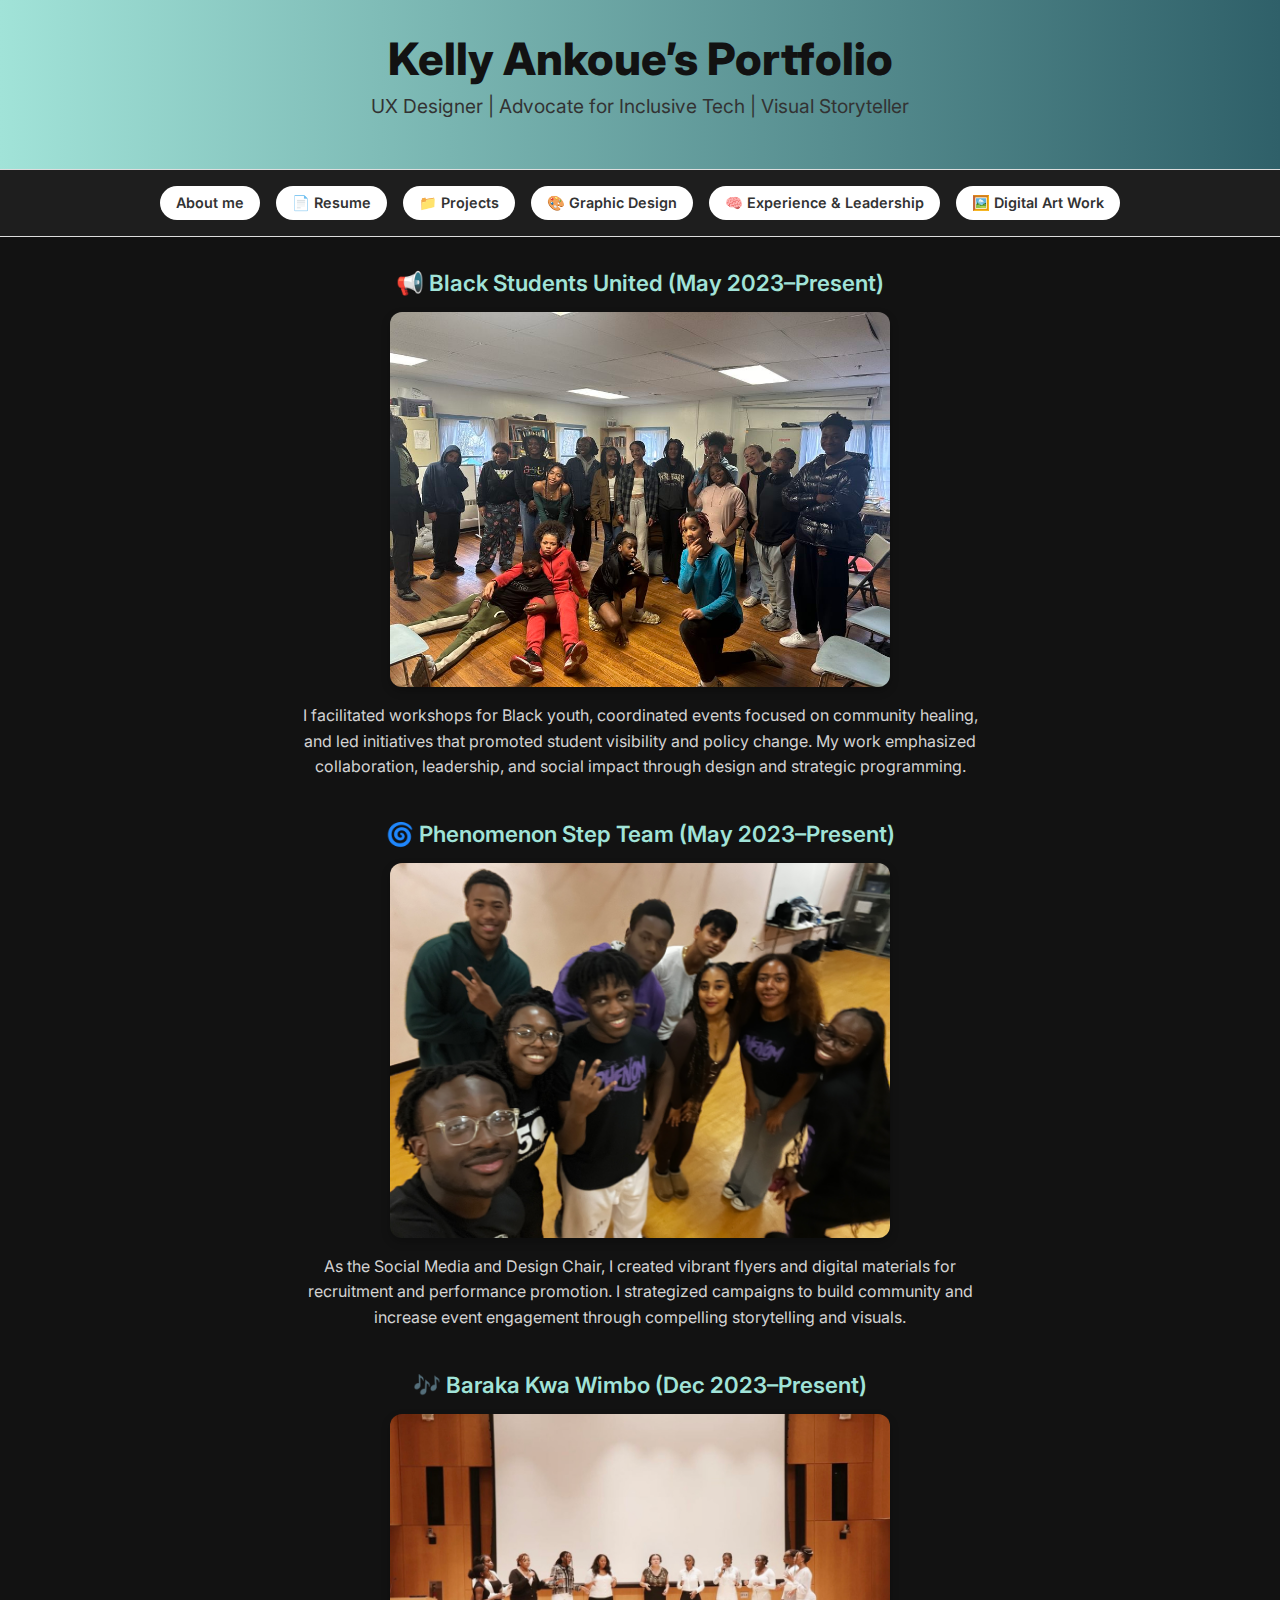
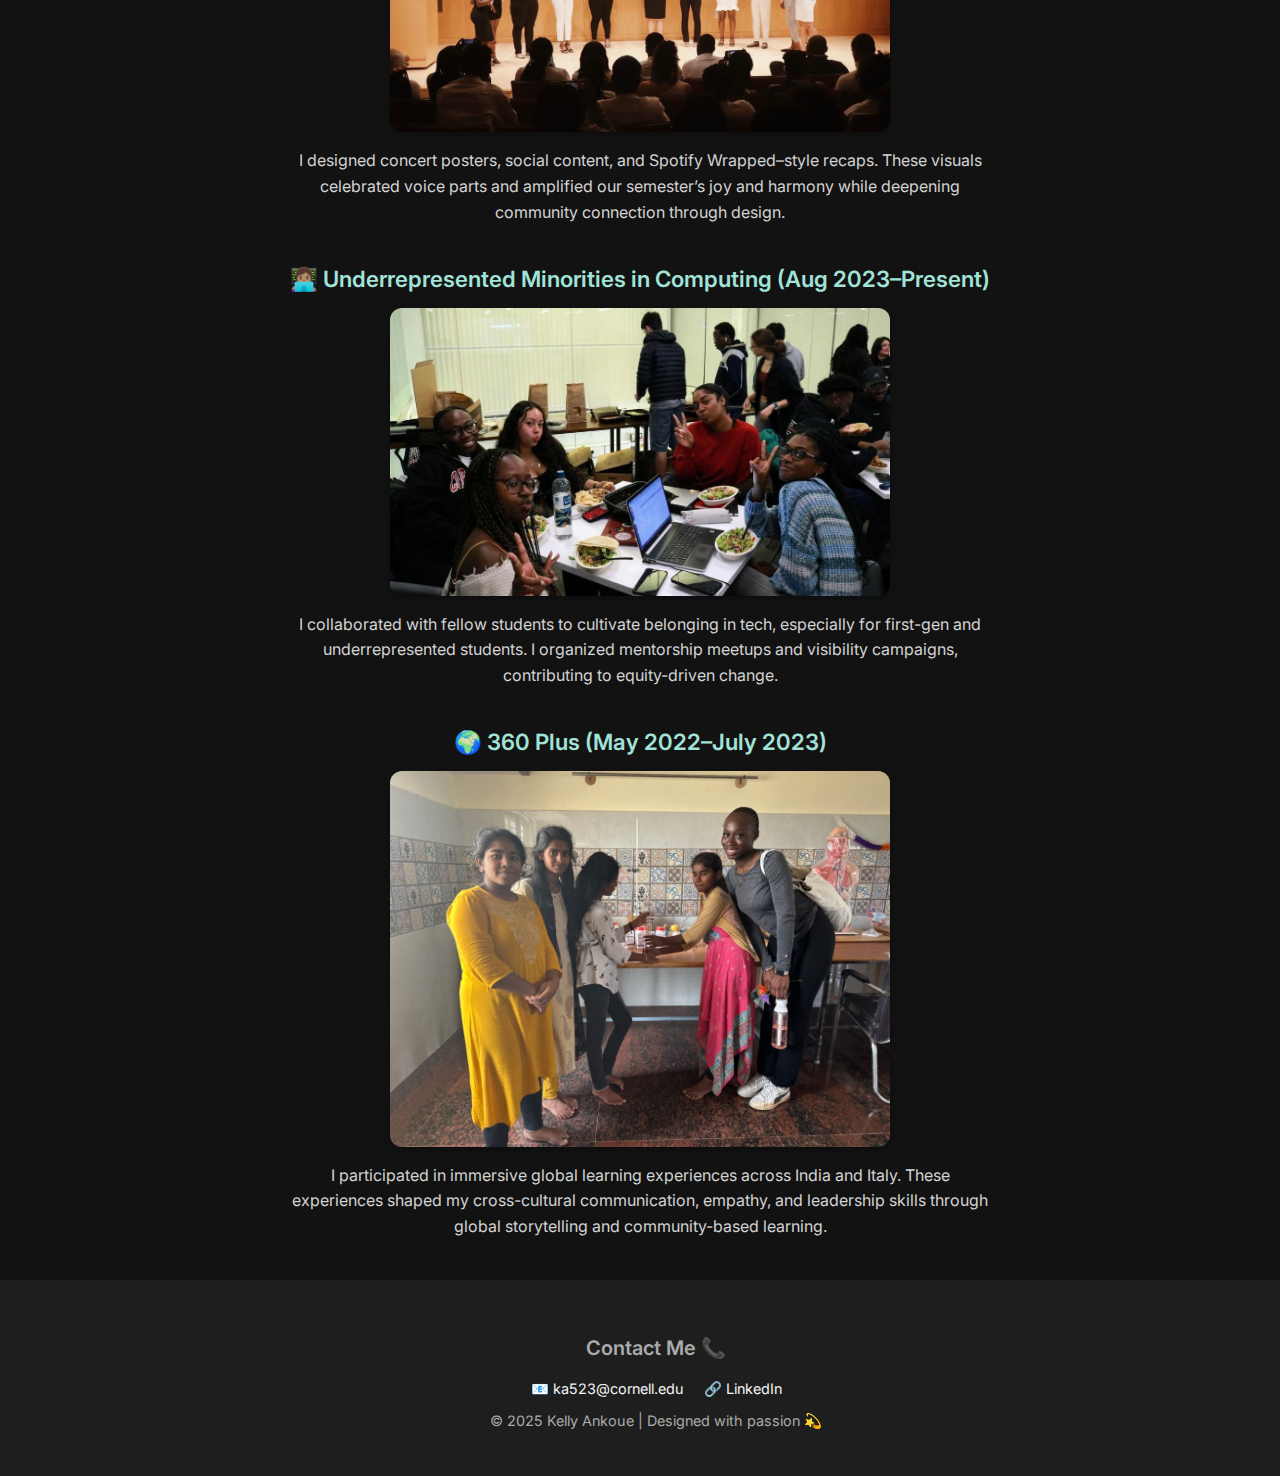
<file: experience.html>
<!DOCTYPE html>
<html lang="en">
<head> 
  <meta charset="UTF-8" />
  <meta name="viewport" content="width=device-width, initial-scale=1.0"/>
  <title>Kelly Ankoue’s Portfolio</title>
  <link rel="stylesheet" href="style.css" />
  <link href="https://fonts.googleapis.com/css2?family=Inter:wght@400;600;800&display=swap" rel="stylesheet" />
</head>
<body class="experience-page">
  <div class="page-wrapper">
    <header>
      <h1>Kelly Ankoue’s Portfolio</h1>
      <p>UX Designer | Advocate for Inclusive Tech | Visual Storyteller</p>
    </header>


    <nav class="badges">
        <a href="index.html" class="badge">About me</a>
        <a href="resume.html" class="badge">📄 Resume</a>
        <a href="projects.html" class="badge">📁 Projects</a>
        <a href="graphic.html" class="badge">🎨 Graphic Design</a>
        <a href="experience.html" class="badge">🧠 Experience & Leadership</a>
        <a href="dig.html" class="badge">🖼️ Digital Art Work</a>
      </nav>
    <div class="experience-wrapper">
      <section class="experience-entry">
        <h2>📢 Black Students United (May 2023–Present)</h2>
        <div class="experience-content">
          <img src="images/bsu-group.jpg" alt="BSU team" />
          <p>I facilitated workshops for Black youth, coordinated events focused on community healing, and led initiatives that promoted student visibility and policy change. My work emphasized collaboration, leadership, and social impact through design and strategic programming.</p>
        </div>
      </section>

      <section class="experience-entry">
        <h2>🌀 Phenomenon Step Team (May 2023–Present)</h2>
        <div class="experience-content">
          <img src="images/step-team.jpg" alt="Step Team" />
          <p>As the Social Media and Design Chair, I created vibrant flyers and digital materials for recruitment and performance promotion. I strategized campaigns to build community and increase event engagement through compelling storytelling and visuals.</p>
        </div>
      </section>

      <section class="experience-entry">
        <h2>🎶 Baraka Kwa Wimbo (Dec 2023–Present)</h2>
        <div class="experience-content">
          <img src="images/baraka-team.jpg" alt="Baraka group singing" />
          <p>I designed concert posters, social content, and Spotify Wrapped–style recaps. These visuals celebrated voice parts and amplified our semester’s joy and harmony while deepening community connection through design.</p>
        </div>
      </section>

      <section class="experience-entry">
        <h2>👩🏽‍💻 Underrepresented Minorities in Computing (Aug 2023–Present)</h2>
        <div class="experience-content">
          <img src="images/urmc.jpg" alt="UMiC Group" />
          <p>I collaborated with fellow students to cultivate belonging in tech, especially for first-gen and underrepresented students. I organized mentorship meetups and visibility campaigns, contributing to equity-driven change.</p>
        </div>
      </section>

      <section class="experience-entry">
        <h2>🌍 360 Plus (May 2022–July 2023)</h2>
        <div class="experience-content">
          <img src="images/360plus.jpeg" alt="360 Plus Travel" />
          <p>I participated in immersive global learning experiences across India and Italy. These experiences shaped my cross-cultural communication, empathy, and leadership skills through global storytelling and community-based learning.</p>
        </div>
      </section>
    </div>

    <footer class="footer-contact">
      <h3>Contact Me 📞</h3>
      <div class="footer-links">
        <a href="mailto:ka523@cornell.edu">📧 ka523@cornell.edu</a>
        <a href="https://www.linkedin.com/in/kelly-ankoue-128665218/" target="_blank">🔗 LinkedIn</a>
      </div>
      <p>&copy; 2025 Kelly Ankoue | Designed with passion 💫</p>
    </footer>
  </div>
</body>
</html>
</file>
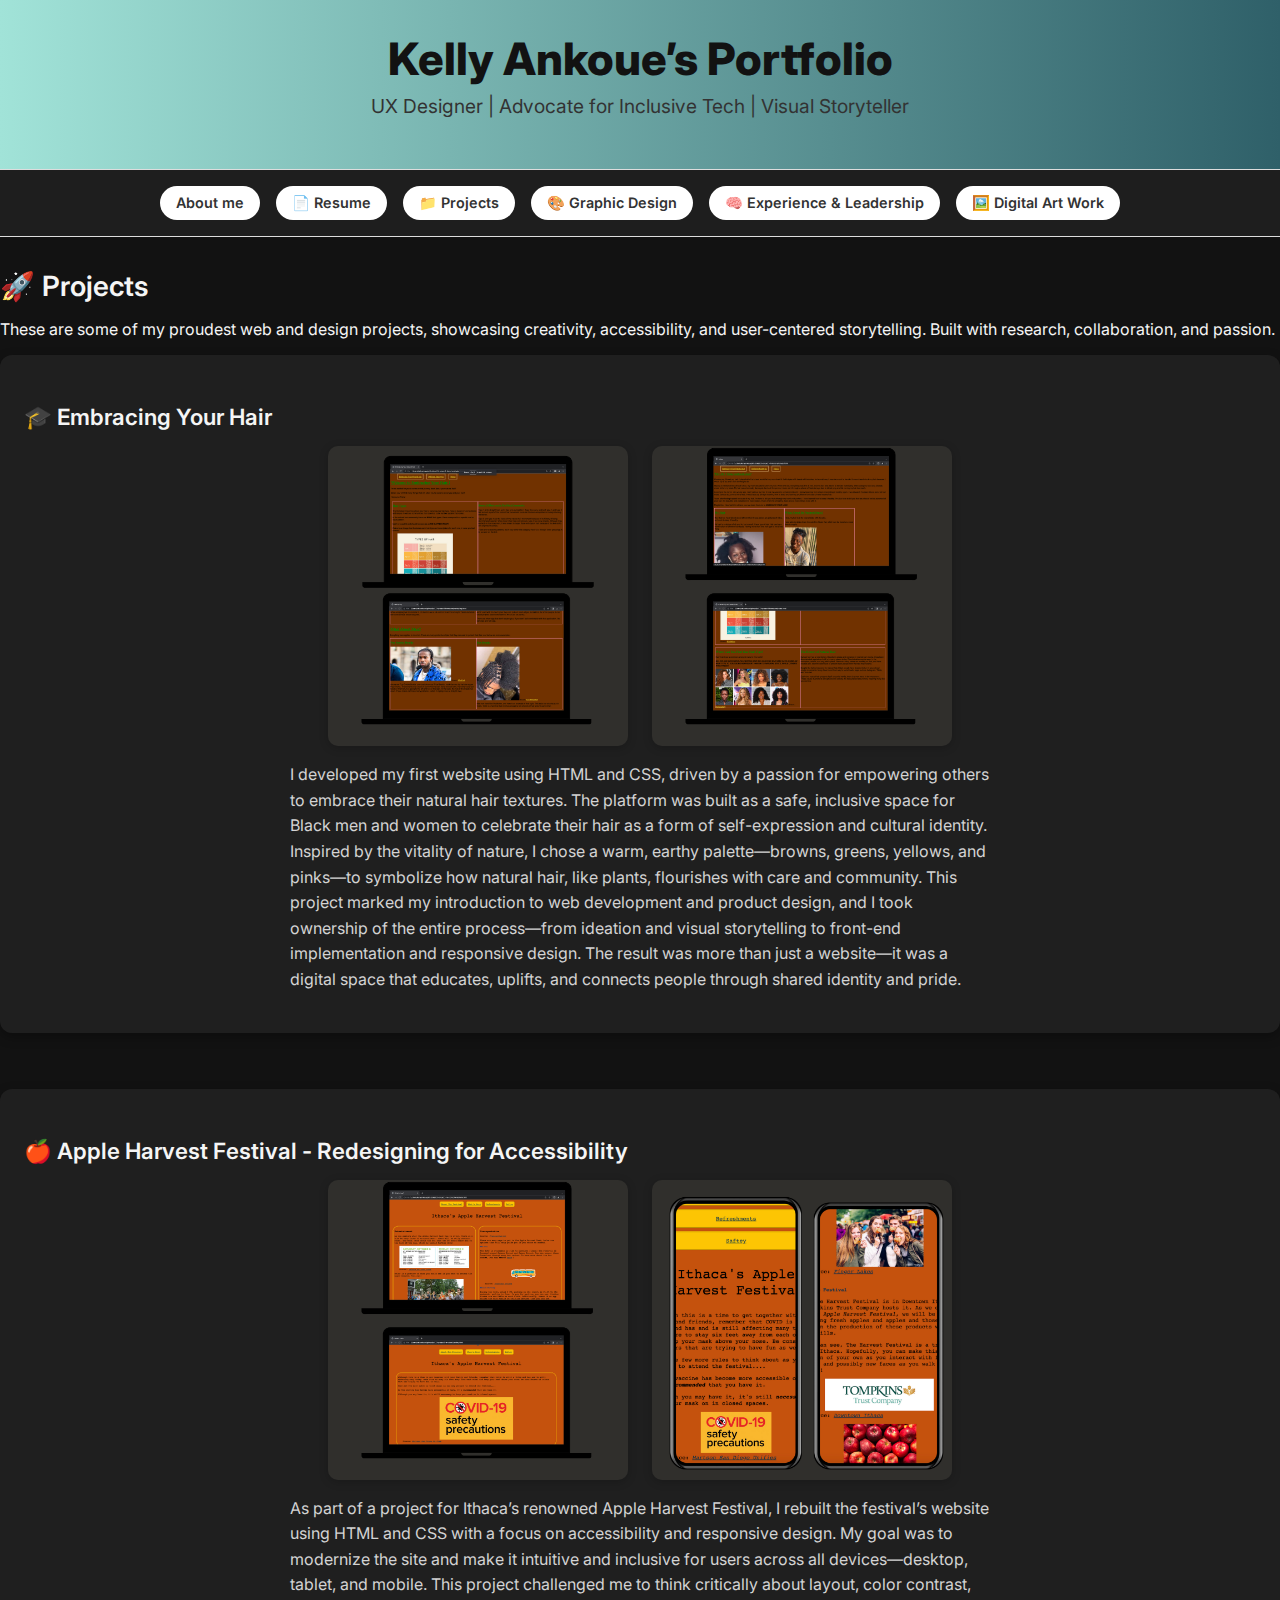
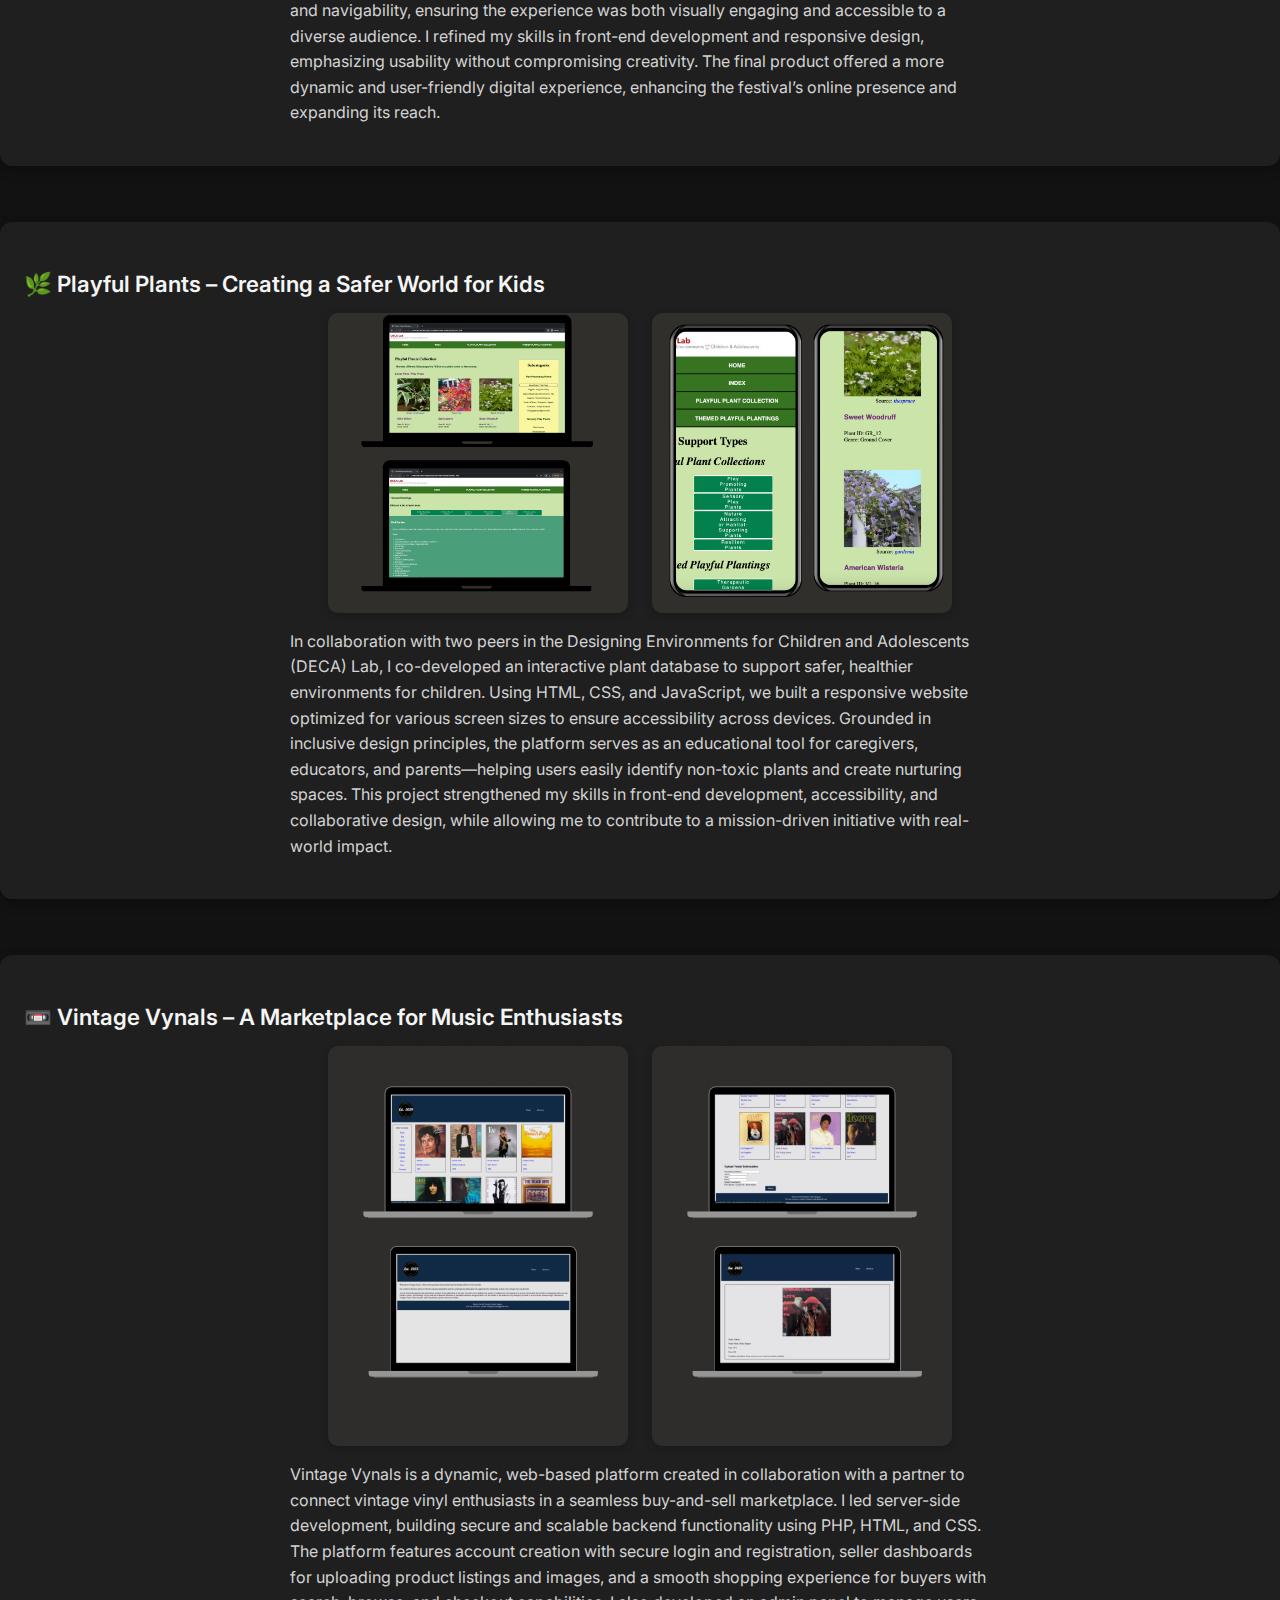
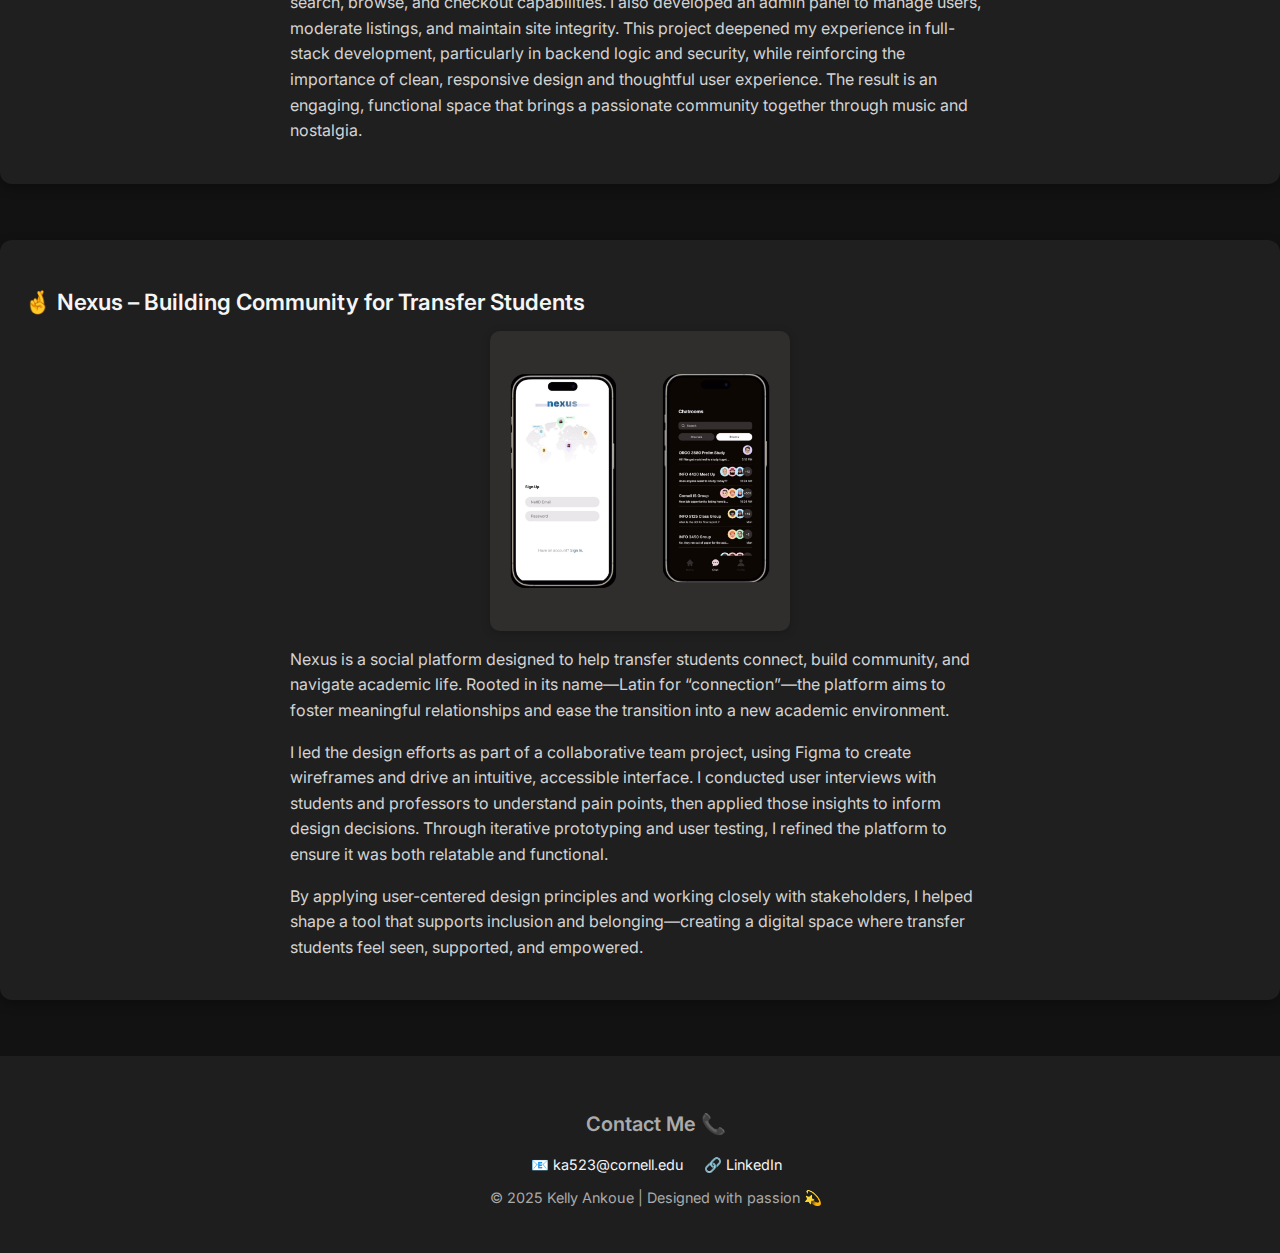
<file: projects.html>
<!DOCTYPE html>
<html lang="en">
<head>
  <meta charset="UTF-8" />
  <meta name="viewport" content="width=device-width, initial-scale=1.0"/>
  <title>Kelly Ankoue’s Portfolio</title>
  <link rel="stylesheet" href="style.css" />
  <link href="https://fonts.googleapis.com/css2?family=Inter:wght@400;600;800&display=swap" rel="stylesheet" />
</head>
<body class="projects-page">
  <div class="page-wrapper">
    <header>
      <h1>Kelly Ankoue’s Portfolio</h1>
      <p>UX Designer | Advocate for Inclusive Tech | Visual Storyteller</p>
    </header>

    <nav class="badges">
      <a href="index.html" class="badge">About me</a>
      <a href="resume.html" class="badge">📄 Resume</a>
      <a href="projects.html" class="badge">📁 Projects</a>
      <a href="graphic.html" class="badge">🎨 Graphic Design</a>
      <a href="experience.html" class="badge">🧠 Experience & Leadership</a>
      <a href="dig.html" class="badge">🖼️ Digital Art Work</a>
    </nav>

    <section class="projects-wrapper">
      <h2 class="section-title">🚀 Projects</h2>
      <p class="section-intro">These are some of my proudest web and design projects, showcasing creativity, accessibility, and user-centered storytelling. Built with research, collaboration, and passion.</p>

      <!-- Project: Embracing Your Hair -->
      <div class="project">
        <h3>🎓 Embracing Your Hair</h3>
        <div class="project-images">
          <img src="images/embracing-hairone.png" alt="Embracing Your Hair - page one">
          <img src="images/embracing-hairtwo.png" alt="Embracing Your Hair - page two">
        </div>
        <p>
          I developed my first website using HTML and CSS, driven by a passion for empowering others to embrace their natural hair textures. The platform was built as a safe, inclusive space for Black men and women to celebrate their hair as a form of self-expression and cultural identity. Inspired by the vitality of nature, I chose a warm, earthy palette—browns, greens, yellows, and pinks—to symbolize how natural hair, like plants, flourishes with care and community.

          This project marked my introduction to web development and product design, and I took ownership of the entire process—from ideation and visual storytelling to front-end implementation and responsive design. The result was more than just a website—it was a digital space that educates, uplifts, and connects people through shared identity and pride.
        </p>
      </div>

      <!-- Project: Apple Harvest Festival -->
      <div class="project">
        <h3>🍎 Apple Harvest Festival - Redesigning for Accessibility</h3>
        <div class="project-images">
          <img src="images/apple-harvestone.png" alt="Apple Harvest Festival - page one">
          <img src="images/apple-harvesttwo.png" alt="Apple Harvest Festival - page two">
        </div>
        <p>
          As part of a project for Ithaca’s renowned Apple Harvest Festival, I rebuilt the festival’s website using HTML and CSS with a focus on accessibility and responsive design. My goal was to modernize the site and make it intuitive and inclusive for users across all devices—desktop, tablet, and mobile.

          This project challenged me to think critically about layout, color contrast, and navigability, ensuring the experience was both visually engaging and accessible to a diverse audience. I refined my skills in front-end development and responsive design, emphasizing usability without compromising creativity. The final product offered a more dynamic and user-friendly digital experience, enhancing the festival’s online presence and expanding its reach.
        </p>
      </div>

      <!-- Project: Playful Plants -->
      <div class="project">
        <h3>🌿 Playful Plants – Creating a Safer World for Kids</h3>
        <div class="project-images">
          <img src="images/playful-plantsone.png" alt="Playful Plants - page one">
          <img src="images/playful-plantstwo.png" alt="Playful Plants - page two">
        </div>
        <p>
          In collaboration with two peers in the Designing Environments for Children and Adolescents (DECA) Lab, I co-developed an interactive plant database to support safer, healthier environments for children. Using HTML, CSS, and JavaScript, we built a responsive website optimized for various screen sizes to ensure accessibility across devices.

          Grounded in inclusive design principles, the platform serves as an educational tool for caregivers, educators, and parents—helping users easily identify non-toxic plants and create nurturing spaces. This project strengthened my skills in front-end development, accessibility, and collaborative design, while allowing me to contribute to a mission-driven initiative with real-world impact.
        </p>
      </div>

      <!-- Project: Vintage Vynals -->
      <div class="project">
        <h3>📼 Vintage Vynals – A Marketplace for Music Enthusiasts</h3>
        <div class="project-images">
          <img src="images/vintage-vynahone.png" alt="Vintage Vynals - homepage">
          <img src="images/vintage-vynahtwo.png" alt="Vintage Vynals - form page">
        </div>
        <p>
          Vintage Vynals is a dynamic, web-based platform created in collaboration with a partner to connect vintage vinyl enthusiasts in a seamless buy-and-sell marketplace. I led server-side development, building secure and scalable backend functionality using PHP, HTML, and CSS.

          The platform features account creation with secure login and registration, seller dashboards for uploading product listings and images, and a smooth shopping experience for buyers with search, browse, and checkout capabilities. I also developed an admin panel to manage users, moderate listings, and maintain site integrity.

          This project deepened my experience in full-stack development, particularly in backend logic and security, while reinforcing the importance of clean, responsive design and thoughtful user experience. The result is an engaging, functional space that brings a passionate community together through music and nostalgia.
        </p>
      </div>

      <!-- Project: Nexus -->
      <div class="project">
        <h3>🤞 Nexus – Building Community for Transfer Students</h3>
        <div class="project-images">
          <img src="images/Nexusone.png" alt="Nexus - homepage">
        </div>
        <p>
          Nexus is a social platform designed to help transfer students connect, build community, and navigate academic life. 
          Rooted in its name—Latin for “connection”—the platform aims to foster meaningful relationships and ease the transition 
          into a new academic environment.
        </p>
        <p>
          I led the design efforts as part of a collaborative team project, using Figma to create wireframes and drive an intuitive, 
          accessible interface. I conducted user interviews with students and professors to understand pain points, then applied those insights
          to inform design decisions. Through iterative prototyping and user testing, I refined the platform to ensure it was both relatable and functional.
        </p>
        <p>
          By applying user-centered design principles and working closely with stakeholders, I helped shape a tool that supports inclusion and 
          belonging—creating a digital space where transfer students feel seen, supported, and empowered.
        </p>
      </div>
    </section>

    <footer class="footer-contact">
      <h3>Contact Me 📞</h3>
      <div class="footer-links">
        <a href="mailto:ka523@cornell.edu">📧 ka523@cornell.edu</a>
        <a href="https://www.linkedin.com/in/kelly-ankoue-128665218/" target="_blank">🔗 LinkedIn</a>
      </div>
      <p>&copy; 2025 Kelly Ankoue | Designed with passion 💫</p>
    </footer>
  </div>
</body>
</html>
</file>
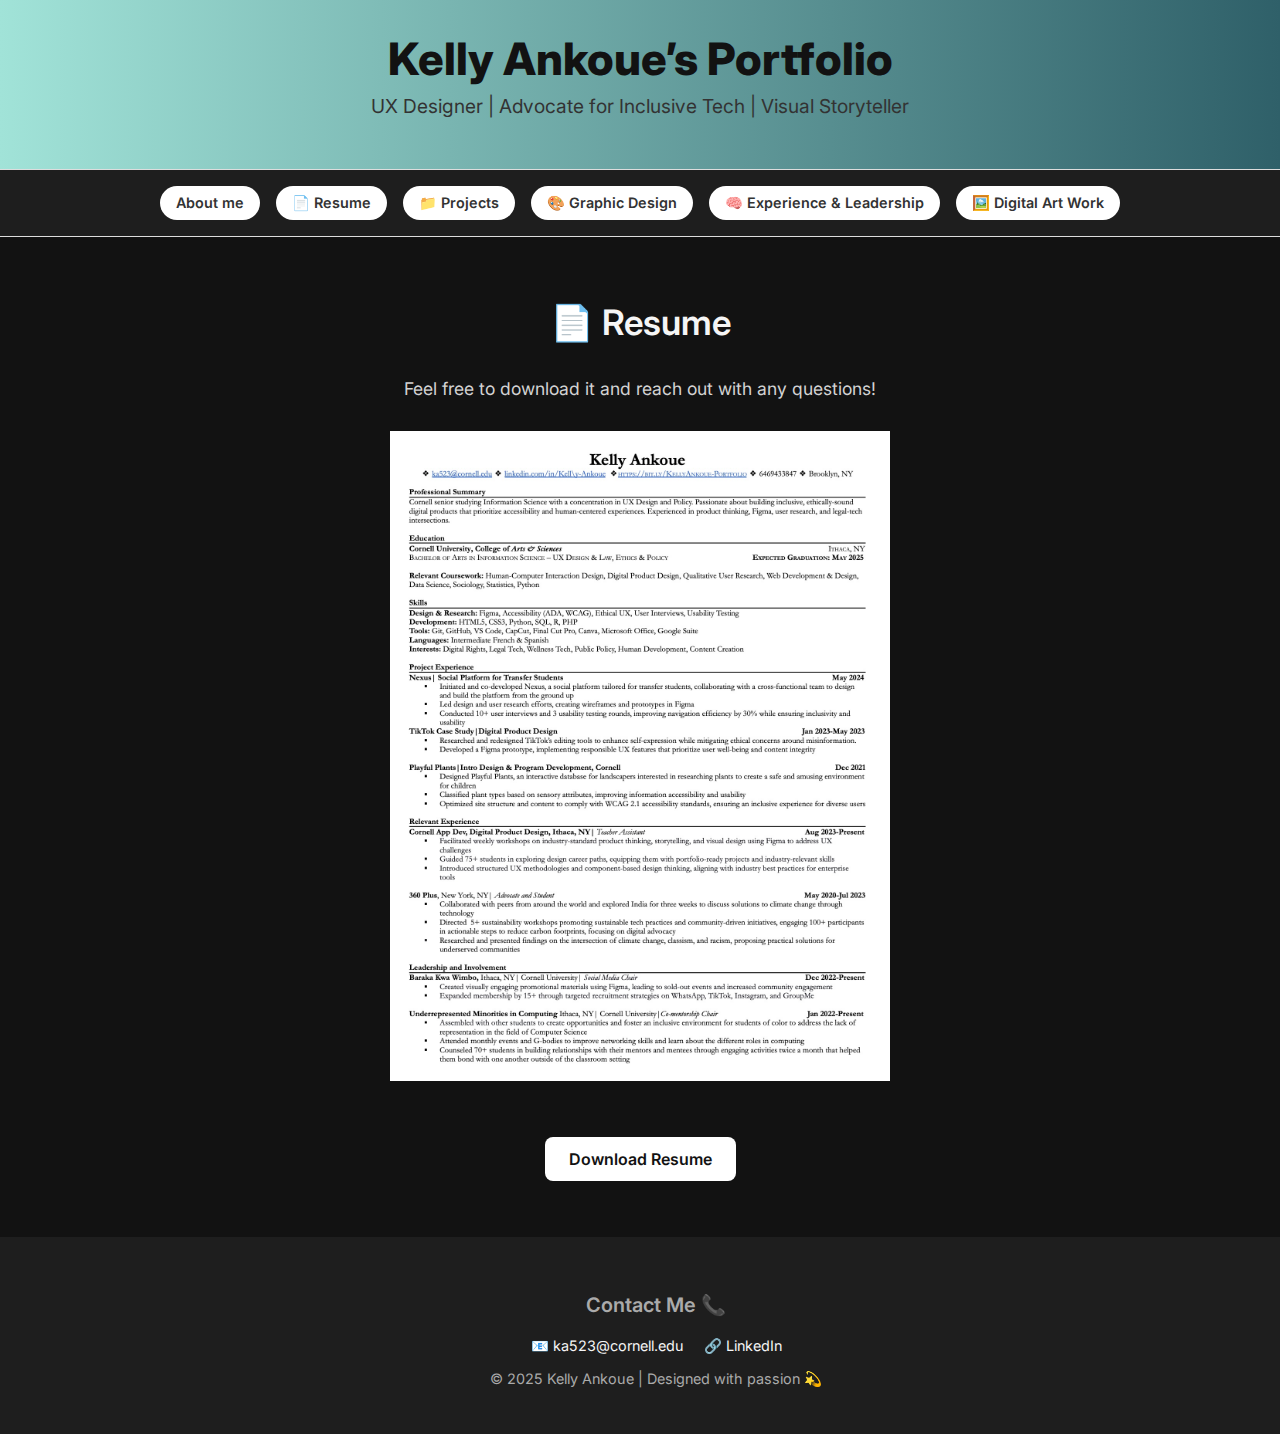
<file: resume.html>
<!DOCTYPE html>
<html lang="en">
<head>
  <meta charset="UTF-8" />
  <meta name="viewport" content="width=device-width, initial-scale=1.0"/>
  <title>Kelly Ankoue’s Portfolio</title>
  <link rel="stylesheet" href="style.css" />
  <link href="https://fonts.googleapis.com/css2?family=Inter:wght@400;600;800&display=swap" rel="stylesheet" />
</head>
<body class="resume-page">
  <div class="page-wrapper">
    <header>
      <h1>Kelly Ankoue’s Portfolio</h1>
      <p>UX Designer | Advocate for Inclusive Tech | Visual Storyteller</p>
    </header>

    <nav class="badges">
      <a href="index.html" class="badge">About me</a>
      <a href="resume.html" class="badge">📄 Resume</a>
      <a href="projects.html" class="badge">📁 Projects</a>
      <a href="graphic.html" class="badge">🎨 Graphic Design</a>
      <a href="experience.html" class="badge">🧠 Experience & Leadership</a>
      <a href="dig.html" class="badge">🖼️ Digital Art Work</a>
    </nav>


    <main class="resume-center">
      <h2>📄 Resume</h2>
      <p>Feel free to download it and reach out with any questions!</p>

      <img src="images/resumeimg.jpg" alt="Resume preview" class="resume-preview" />
          <a href="files/Kelly_Ankoue_Resume.pdf" class="download-btn" download>Download Resume</a>
</main>

    <footer class="footer-contact">
      <h3>Contact Me 📞</h3>
      <div class="footer-links">
        <a href="mailto:ka523@cornell.edu">📧 ka523@cornell.edu</a>
        <a href="https://www.linkedin.com/in/kelly-ankoue-128665218/" target="_blank">🔗 LinkedIn</a>
      </div>
      <p>&copy; 2025 Kelly Ankoue | Designed with passion 💫</p>
    </footer>
  </div>
</body>
</html>
</file>
<file: style.css>
/* === Global Styles === */
html, body {
    margin: 0;
    padding: 0;
    height: 100%;
    font-family: 'Inter', sans-serif;
    background-color: #121212;
    color: #f5f5f5;
  }
  
  .page-wrapper {
    display: flex;
    flex-direction: column;
    min-height: 100vh;
    background-color: #121212;
  }
  
  /* === Shared Header === */
  header {
    background: linear-gradient(90deg, #a1e3d8, #2f6069);
    padding: 2rem;
    text-align: center;
  }
  
  header h1 {
    margin: 0;
    font-size: 2.8rem;
    font-weight: 800;
    color: #121212;
  }
  
  header p {
    font-size: 1.2rem;
    color: #333;
    margin-top: 0.5rem;
  }
  
  /* === Navigation Bar === */
  .badges {
    display: flex;
    justify-content: center;
    gap: 1rem;
    padding: 1rem 0;
    background-color: #1e1e1e;
    flex-wrap: wrap;
    border-top: 1px solid #ddd;
    border-bottom: 1px solid #ddd;
  }
  
  .badge {
    background-color: white;
    color: #333;
    padding: 0.5rem 1rem;
    border-radius: 20px;
    font-weight: 600;
    font-size: 0.9rem;
    text-decoration: none;
    transition: background-color 0.3s ease, transform 0.2s ease;
  }
  
  .badge:hover {
    background-color: #e0e0e0;
    transform: scale(1.05);
  }
  
  /* === Footer === */
  footer {
    text-align: center;
    padding: 2rem 1rem;
    font-size: 0.9rem;
    color: #aaa;
    background-color: #1e1e1e;
    width: 100%;
    margin-top: auto;
  }
  
  .footer-links a {
    color: #f5f5f5 !important;
    text-decoration: none !important;
    margin: 0 0.5rem;
  }
  
  .footer-links a:hover {
    text-decoration: underline !important;
  }
  
  /* === About Page === */
  .about-page .container {
    display: flex;
    align-items: flex-start;
    gap: 2rem;
    padding: 2rem;
  }
  
  .about-page .image-section {
    width: 35%;
    display: flex;
    justify-content: center;
    align-items: center;
    padding-top: 5%;
    flex-direction: column;
  }
  
  .about-page .section {
    width: 60%;
  }
  
  .about-page .pic {
    max-width: 75%;
    height: auto;
    display: block;
    margin: 0 auto;
  }
  
  .about-page .section h2 {
    font-size: 1.5rem;
    color: #268090;
    margin-bottom: 0.5rem;
  }
  
  .about-page .section p {
    font-size: 1rem;
    color: #d3d3d3;
    margin-bottom: 1.2rem;
  }
  
  .about-page .section p:last-of-type {
    margin-bottom: 2rem;
  }
  
  /* === Gallery Wrapper === */
  .gallery-wrapper {
    padding: 2rem 1rem;
    max-width: 1200px;
    margin: 0 auto;
    text-align: center;
    background-color: #121212;
  }
  
  .gallery-title {
    font-size: 2.2rem;
    margin-bottom: 2rem;
    font-weight: 800;
    color: #a1e3d8;
  }
  
  .grid-gallery {
    display: grid;
    grid-template-columns: repeat(auto-fit, minmax(280px, 1fr));
    gap: 2rem;
    padding: 0;
  }
  
  .grid-gallery figure {
    margin: 0;
    background-color: #1e1e1e;
    border-radius: 12px;
    overflow: hidden;
    box-shadow: 0 4px 10px rgba(0, 0, 0, 0.4);
    transition: transform 0.3s ease;
  }
  
  .grid-gallery figure:hover {
    transform: scale(1.03);
  }
  
  .grid-gallery img {
    width: 100%;
    height: 320px;
    object-fit: cover;
    display: block;
  }
  
  .grid-gallery figcaption {
    padding: 1rem;
    font-size: 0.95rem;
    color: #d3d3d3;
    text-align: left;
    background-color: #222;
    line-height: 1.4;
  }
  

  /* Consistent header styling */
h1 {
    font-size: 2.5rem;
    font-weight: 800;
    margin-bottom: 0.5rem;
  }
  
  h2 {
    font-size: 1.75rem;
    font-weight: 600;
    margin-top: 2rem;
    margin-bottom: 1rem;
  }
  
  h3 {
    font-size: 1.25rem;
    font-weight: 600;
    margin-top: 1.5rem;
  }
  
  /* === Carousel === */
  .carousel-wrapper {
    position: relative;
    max-width: 800px;
    margin: 2rem auto;
    border-radius: 12px;
    overflow: hidden;
  }
  
  .carousel-title {
    text-align: center;
    font-size: 1.8rem;
    margin-bottom: 1rem;
    color: #f5f5f5;
  }
  
  .carousel {
    position: relative;
    width: 100%;
    height: 100%;
  }
  
  .carousel-inner {
    display: flex;
    transition: transform 0.5s ease-in-out;
    width: 100%;
  }
  
  .carousel-inner figure {
    min-width: 100%;
    margin: 0;
    text-align: center;
  }
  
  .carousel-inner img {
    width: 100%;
    height: 600px;
    object-fit: cover;
    object-position: center;
    display: block;
    border-radius: 0;
  }
  
  figcaption {
    margin-top: 0.5rem;
    font-weight: 600;
    color: #d3d3d3;
    padding: 0.5rem;
  }
  
  /* === Carousel Arrows === */
  .arrow,
  .carousel-nav {
    position: absolute;
    top: 50%;
    transform: translateY(-50%);
    font-size: 2rem;
    background-color: transparent;
    color: #f5f5f5;
    border: none;
    cursor: pointer;
    z-index: 10;
    padding: 0.5rem 1rem;
    border-radius: 50%;
    transition: background-color 0.3s ease;
  }
  
  .arrow:hover,
  .carousel-nav:hover {
    background-color: rgba(255, 255, 255, 0.1);
  }
  
  .arrow-left,
  .carousel-nav.prev {
    left: 10px;
  }
  
  .arrow-right,
  .carousel-nav.next {
    right: 10px;
  }

  .project {
    margin-bottom: 3.5rem;
    padding: 1.5rem;
    background-color: #1f1f1f;
    border-radius: 12px;
    box-shadow: 0 4px 12px rgba(0,0,0,0.3);
  }
  
  .project h3 {
    color: #f5f5f5;
    font-size: 1.4rem;
    margin-bottom: 1rem;
  }
  
  .project-images {
    display: flex;
    gap: 1.5rem;
    justify-content: center;
    flex-wrap: wrap;
    margin-bottom: 1rem;
  }
  
  .project-images img {
    max-width: 300px;
    width: 100%;
    border-radius: 10px;
    box-shadow: 0 2px 10px rgba(0,0,0,0.2);
  }
  
  .project p {
    font-size: 1rem;
    color: #d3d3d3;
    line-height: 1.6;
    max-width: 700px;
    margin: 0 auto 1rem;
  }
  

  
  
  /* === Lightbox === */
  .lightbox {
    display: none;
    position: fixed;
    z-index: 999;
    top: 0;
    left: 0;
    width: 100vw;
    height: 100vh;
    background-color: rgba(0, 0, 0, 0.85);
    overflow: hidden;
  }
  
  .lightbox img {
    max-width: 90%;
    max-height: 90%;
    margin: auto;
    display: block;
    position: relative;
    top: 50%;
    transform: translateY(-50%);
    border-radius: 10px;
    box-shadow: 0 0 20px rgba(255, 255, 255, 0.2);
  }
  
  
  /* === Resume Page === */
  .resume-page .resume-center {
    flex: 1;
    display: flex;
    flex-direction: column;
    justify-content: center;
    align-items: center;
    text-align: center;
    padding: 2rem;
    min-height: calc(100vh - 300px);
  }
  
  .resume-page .resume-center h2 {
    font-size: 2.2rem;
    color: #f5f5f5;
    margin-bottom: 1rem;
  }
  
  .resume-page .resume-center p {
    font-size: 1.1rem;
    color: #d3d3d3;
    margin-bottom: 2rem;
  }
  
  .resume-page .resume-preview {
    max-width: 500px;
    width: 100%;
    height: auto;
    margin-bottom: 1.5rem;
    display: block;
  }
  
  .download-btn {
    display: inline-block;
    background-color: #ffffff;
    color: #121212;
    padding: 0.75rem 1.5rem;
    border-radius: 8px;
    font-weight: 600;
    text-decoration: none;
    transition: background-color 0.3s ease;
    margin: 2rem 0 1.5rem;
  }
  
  .download-btn:hover {
    background-color: #d3d3d3;
  }

  .close-btn {
    position: absolute;
    top: 20px;
    left: 20px;
    font-size: 2rem;
    font-weight: bold;
    color: white;
    background-color: rgba(0, 0, 0, 0.7);
    border: none;
    border-radius: 50%;
    width: 40px;
    height: 40px;
    text-align: center;
    line-height: 40px;
    cursor: pointer;
    z-index: 1001;
    transition: background-color 0.3s ease, color 0.3s ease;
  }
  
  .carousel-nav {
    position: absolute;
    top: 50%;
    transform: translateY(-50%);
    font-size: 2.5rem;
    background-color: rgba(0, 0, 0, 0.5);
    color: white;
    border: none;
    border-radius: 50%;
    cursor: pointer;
    z-index: 1001;
    padding: 0.5rem 1rem;
    transition: background-color 0.3s ease;
  }
  
  .carousel-nav:hover {
    background-color: rgba(255, 255, 255, 0.2);
  }
  
  .carousel-nav.prev {
    left: 20px;
  }
  
  .carousel-nav.next {
    right: 20px;
  }
  
  
  /* === Experience Page Styling === */
.experience-page .experience-content {
    text-align: center;
    margin-bottom: 2.5rem;
  }
  
  .experience-page .experience-content img {
    max-width: 500px;
    width: 100%;
    height: auto;
    border-radius: 12px;
    margin: 1rem auto;
    display: block;
    box-shadow: 0 4px 8px rgba(0,0,0,0.25);
  }
  
  .experience-page .experience-content p {
    max-width: 700px;
    margin: 0 auto;
    font-size: 1rem;
    line-height: 1.6;
    color: #d3d3d3;
  }
  .experience-page .experience-entry h2 {
    text-align: center;
    font-size: 1.4rem;
    color: #a1e3d8;
    margin-bottom: 1rem;
  }
  
//* === Notion-style Case Study Section === */
.notion-case-study {
    max-width: 700px;
    margin: 4rem auto;
    padding: 0 1rem;
    color: #d3d3d3;
  }
  
  .case-title {
    font-size: 2rem;
    color: #268090;
    text-align: left;
    margin-bottom: 1rem;
    font-weight: 800;
    padding-left: 5%;
  }
  
  .case-logo {
    display: block;
    margin: 0 auto 2rem;
    max-width: 120px;
  }
  
  .case-body p {
    font-size: 1rem;
    line-height: 1.7;
    text-align: left;
    margin-bottom: 1.2rem;
    padding: 3%;
  }
  
  .case-body a {
    color: #a1e3d8;
    text-decoration: underline;
  }
  
  
  .case-logo {
    display: block;
    margin: 0 auto 2rem;
    max-width: 200px;  /* Increased from 120px to 200px */
    width: 100%;
  }
  
  
  /* === Responsive === */
  @media (max-width: 768px) {
    .about-page .container {
      flex-direction: column;
      align-items: center;
      text-align: center;
    }
  
    .about-page .image-section {
      padding: 1rem;
    }
  
    .about-page .image-section img {
      width: 70%;
    }
  
    .about-page .section {
      width: 90%;
    }
  
    .resume-page .resume-center {
      padding: 1rem;
    }
  
    .resume-page .resume-preview {
      width: 90%;
    }
  
    .carousel-inner img {
      max-width: 100%;
      height: auto;
    }
  
    .gallery-title {
      font-size: 1.8rem;
    }
  
    .grid-gallery figcaption {
      font-size: 0.9rem;
    }
  }
</file>
